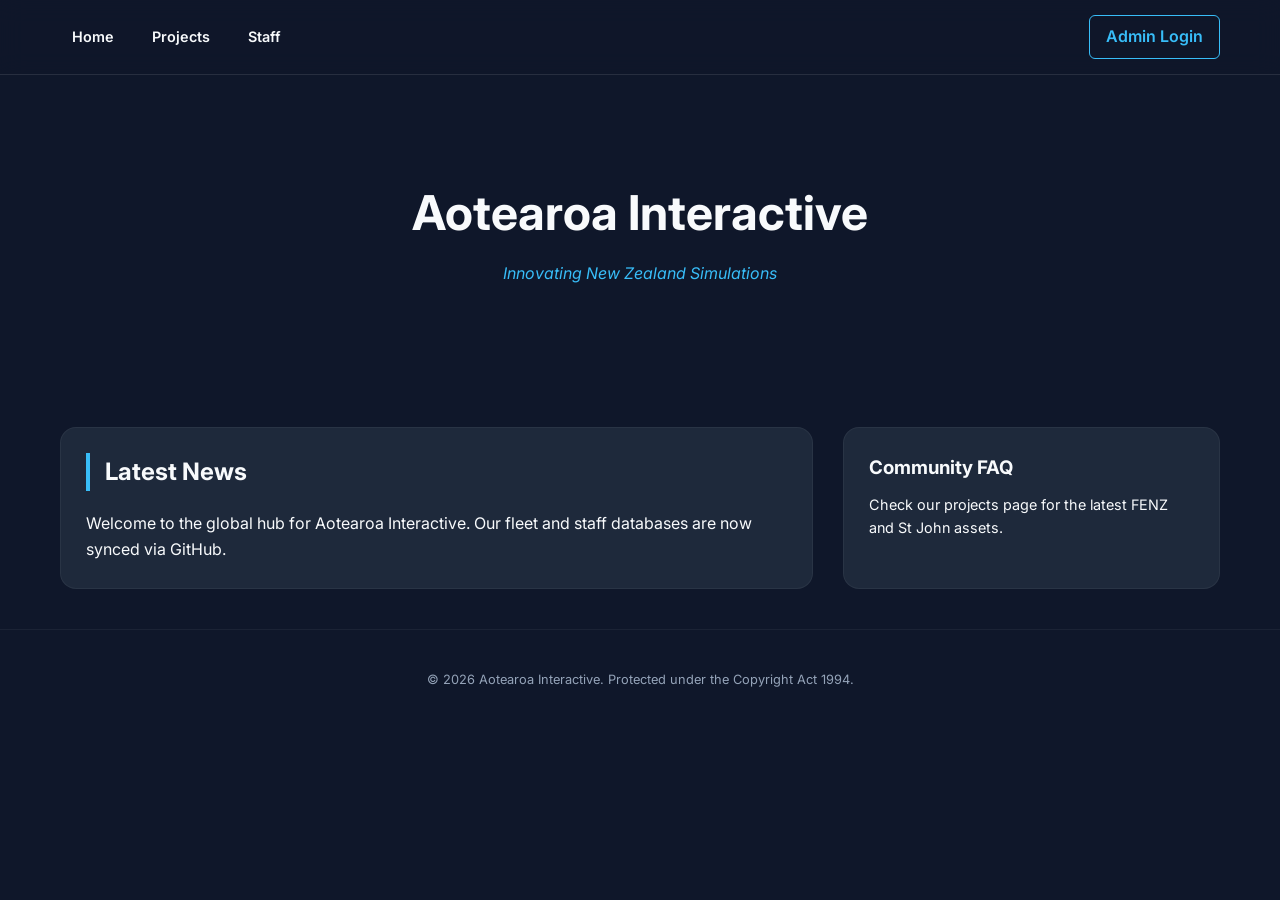
<file: index.html>
<!DOCTYPE html>
<html lang="en">
<head>
    <meta charset="UTF-8">
    <meta name="viewport" content="width=device-width, initial-scale=1.0">
    <title>Aotearoa Interactive | Home</title>
    <link href="https://fonts.googleapis.com/css2?family=Inter:wght@400;600;800&display=swap" rel="stylesheet">
    <style>
        :root { --bg: #0f172a; --card: #1e293b; --accent: #38bdf8; --text: #f8fafc; }
        * { margin: 0; padding: 0; box-sizing: border-box; }
        body { font-family: 'Inter', sans-serif; background: var(--bg); color: var(--text); line-height: 1.6; }
        header { position: sticky; top: 0; z-index: 1000; background: rgba(15, 23, 42, 0.8); backdrop-filter: blur(12px); border-bottom: 1px solid rgba(255,255,255,0.1); padding: 15px 0; }
        .nav-container { max-width: 1200px; margin: 0 auto; display: flex; align-items: center; justify-content: space-between; padding: 0 20px; }
        .nav-links a { color: var(--text); text-decoration: none; font-weight: 600; font-size: 0.9rem; padding: 8px 12px; border-radius: 6px; transition: 0.3s; margin-right: 10px; }
        .nav-links a:hover { background: var(--accent); color: #000; }
        .admin-login { border: 1px solid var(--accent); padding: 8px 16px; border-radius: 6px; text-decoration: none; color: var(--accent); font-weight: 600; }
        .hero { text-align: center; padding: 100px 20px; background: linear-gradient(rgba(15, 23, 42, 0.8), var(--bg)); }
        .container { max-width: 1200px; margin: 40px auto; padding: 0 20px; display: grid; grid-template-columns: 2fr 1fr; gap: 30px; }
        .card { background: var(--card); padding: 25px; border-radius: 16px; border: 1px solid rgba(255,255,255,0.05); }
        footer { text-align: center; padding: 40px; border-top: 1px solid rgba(255,255,255,0.05); font-size: 0.8rem; color: #94a3b8; }
    </style>
</head>
<body>
    <header>
        <nav class="nav-container">
            <div class="nav-links">
                <a href="index.html">Home</a>
                <a href="projects.html">Projects</a>
                <a href="staff.html">Staff</a>
            </div>
            <a href="admin.html" class="admin-login">Admin Login</a>
        </nav>
    </header>
    <div class="hero">
        <h1 style="font-size: 3rem; margin-bottom: 10px;">Aotearoa Interactive</h1>
        <p style="color: var(--accent); font-style: italic;">Innovating New Zealand Simulations</p>
    </div>
    <div class="container">
        <div class="card">
            <h2 style="margin-bottom: 20px; border-left: 4px solid var(--accent); padding-left: 15px;">Latest News</h2>
            <p>Welcome to the global hub for Aotearoa Interactive. Our fleet and staff databases are now synced via GitHub.</p>
        </div>
        <div class="card">
            <h3>Community FAQ</h3>
            <p style="font-size: 0.9rem; margin-top: 10px;">Check our projects page for the latest FENZ and St John assets.</p>
        </div>
    </div>
    <footer>
        &copy; 2026 Aotearoa Interactive. Protected under the Copyright Act 1994.
    </footer>
</body>
</html>
</file>
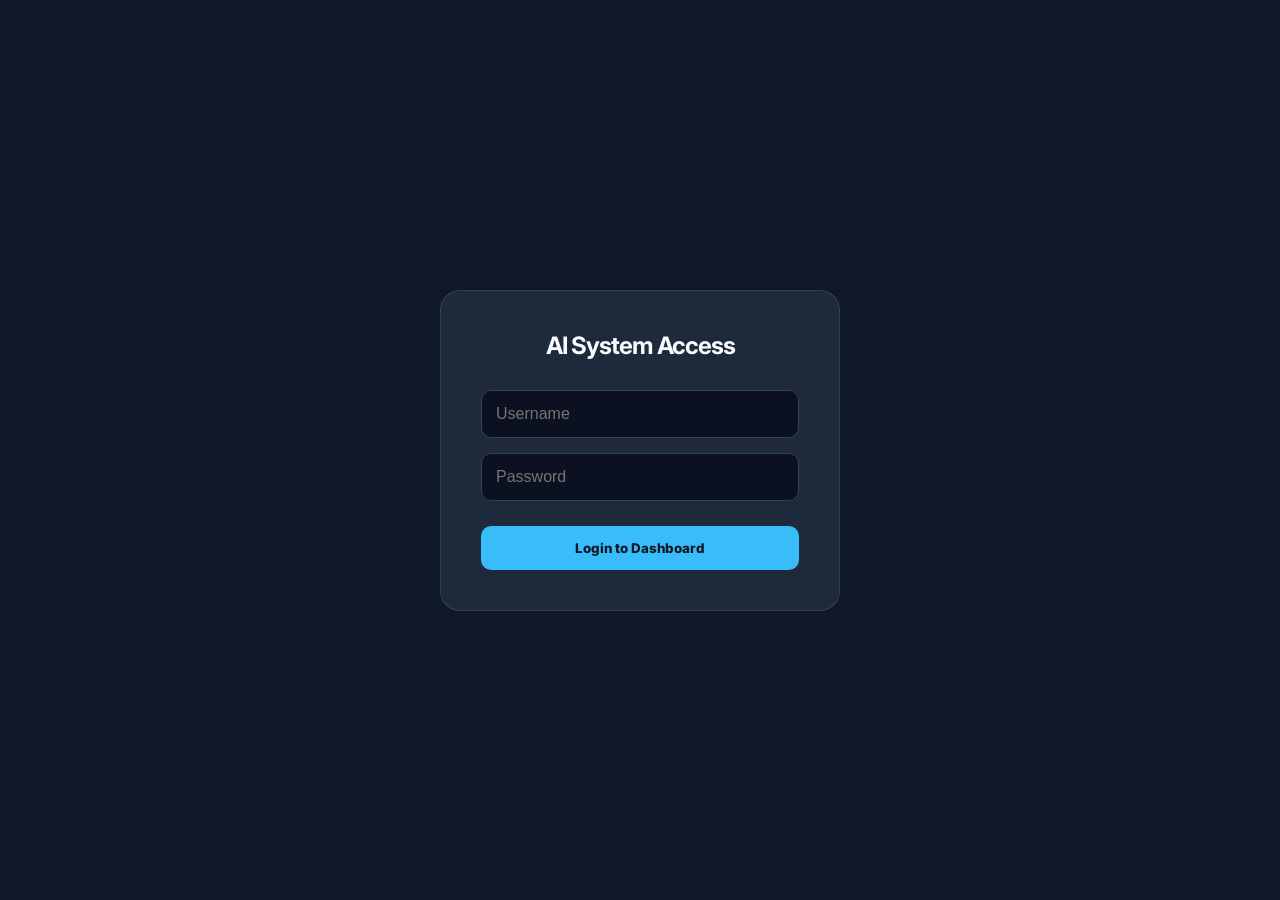
<file: admin.html>
<!DOCTYPE html>
<html lang="en">
<head>
    <meta charset="UTF-8">
    <meta name="viewport" content="width=device-width, initial-scale=1.0">
    <title>Management | Aotearoa Interactive</title>
    <link href="https://fonts.googleapis.com/css2?family=Inter:wght@400;600;800&display=swap" rel="stylesheet">
    <style>
        :root {
            --bg: #0f172a; --sidebar: #1e293b; --accent: #38bdf8;
            --text: #f8fafc; --danger: #ef4444; --success: #22c55e;
            --glass: rgba(30, 41, 59, 0.7);
        }
        * { margin: 0; padding: 0; box-sizing: border-box; }
        body { font-family: 'Inter', sans-serif; background: var(--bg); color: var(--text); display: flex; height: 100vh; overflow: hidden; }

        /* Security Barrier */
        #login-overlay {
            position: fixed; inset: 0; background: var(--bg); z-index: 10000;
            display: flex; align-items: center; justify-content: center; backdrop-filter: blur(20px);
        }
        .login-card {
            background: var(--sidebar); padding: 40px; border-radius: 20px;
            width: 100%; max-width: 400px; text-align: center; border: 1px solid rgba(255,255,255,0.1);
        }

        /* Sidebar Navigation */
        .sidebar { width: 280px; background: var(--sidebar); display: flex; flex-direction: column; padding: 25px; border-right: 1px solid rgba(255,255,255,0.1); }
        .nav-item { 
            padding: 14px 18px; border-radius: 10px; margin-bottom: 8px; cursor: pointer; 
            transition: 0.2s; font-weight: 600; color: #94a3b8; 
        }
        .nav-item:hover, .nav-item.active { background: var(--accent); color: #0f172a; }

        /* Content Area */
        .main-content { flex-grow: 1; padding: 60px; overflow-y: auto; background: linear-gradient(135deg, #0f172a 0%, #111b2d 100%); }
        .section { display: none; animation: slideUp 0.4s ease; }
        .section.active { display: block; }
        @keyframes slideUp { from { opacity: 0; transform: translateY(20px); } to { opacity: 1; transform: translateY(0); } }

        /* Form Styling */
        .form-group { margin-bottom: 25px; max-width: 600px; }
        label { display: block; margin-bottom: 10px; font-size: 0.75rem; font-weight: 800; color: var(--accent); text-transform: uppercase; letter-spacing: 1px; }
        input, select, textarea {
            width: 100%; padding: 14px; background: #0b1120; border: 1px solid #334155;
            color: white; border-radius: 10px; outline: none; font-size: 1rem;
        }
        .btn { 
            padding: 14px 28px; border-radius: 10px; border: none; font-weight: 800; 
            cursor: pointer; transition: 0.3s; font-family: 'Inter', sans-serif;
        }
        .btn-primary { background: var(--accent); color: #0f172a; }
        .btn-primary:hover { transform: scale(1.02); box-shadow: 0 0 20px rgba(56, 189, 248, 0.3); }

        .status-msg { margin-top: 15px; font-weight: 600; display: none; }
    </style>
</head>
<body>

    <!-- AUTHENTICATION OVERLAY -->
    <div id="login-overlay">
        <div class="login-card">
            <h2 style="margin-bottom: 30px; letter-spacing: -1px;">AI System Access</h2>
            <input type="text" id="userInput" placeholder="Username" style="margin-bottom: 15px;">
            <input type="password" id="passInput" placeholder="Password" style="margin-bottom: 25px;">
            <button class="btn btn-primary" style="width: 100%;" onclick="validateLogin()">Login to Dashboard</button>
            <p id="loginError" style="color: var(--danger); margin-top: 15px; display: none; font-size: 0.85rem;">Access Denied: Invalid Credentials</p>
        </div>
    </div>

    <!-- SIDEBAR -->
    <nav class="sidebar">
        <h1 style="font-size: 1.2rem; font-weight: 800; color: var(--accent); margin-bottom: 40px;">AOTEAROA<br>INTERACTIVE</h1>
        <div class="nav-item active" onclick="switchTab('fleetTab', this)">Project Fleet</div>
        <div class="nav-item" onclick="switchTab('staffTab', this)">Staff Roster</div>
        <div class="nav-item" onclick="switchTab('mediaTab', this)">Gallery Manager</div>
        <div class="nav-item" onclick="switchTab('userTab', this)">System Logins</div>
        <div style="margin-top: auto; border-top: 1px solid #334155; padding-top: 20px;">
            <a href="index.html" style="color: #94a3b8; text-decoration: none; font-size: 0.8rem;">← Exit to Public Site</a>
        </div>
    </nav>

    <!-- CONTENT -->
    <main class="main-content">
        
        <!-- PROJECT FLEET (REGO / IDENTIFIER / TYPE) -->
        <section id="fleetTab" class="section active">
            <h1>Project Fleet Management</h1>
            <p style="color: #94a3b8; margin-bottom: 40px;">Add or update simulation units in the global registry.</p>
            
            <div class="form-group">
                <label>Unit REGO</label>
                <input type="text" id="fleetRego" placeholder="e.g. FENZ001">
            </div>
            <div class="form-group">
                <label>IDENTIFIER</label>
                <input type="text" id="fleetId" placeholder="e.g. Alpha Pumper">
            </div>
            <div class="form-group">
                <label>Unit TYPE</label>
                <select id="fleetType">
                    <option value="Fire Engine">Fire Engine</option>
                    <option value="Ambulance">Ambulance</option>
                    <option value="Patrol Car">Patrol Car</option>
                    <option value="CAD Interface">CAD Interface</option>
                </select>
            </div>
            <button class="btn btn-primary" onclick="saveData('fleet')">Update Fleet Data</button>
            <p id="fleetStatus" class="status-msg" style="color: var(--success);">Fleet database updated!</p>
        </section>

        <!-- STAFF ROSTER -->
        <section id="staffTab" class="section">
            <h1>Staff Roster Management</h1>
            <p style="color: #94a3b8; margin-bottom: 40px;">Manage active developers and administrative staff.</p>
            <div class="form-group">
                <label>Staff Name</label>
                <input type="text" id="staffName">
            </div>
            <div class="form-group">
                <label>Position / Role</label>
                <input type="text" id="staffRole">
            </div>
            <button class="btn btn-primary" onclick="saveData('staff')">Update Staff Roster</button>
            <p id="staffStatus" class="status-msg" style="color: var(--success);">Staff roster updated!</p>
        </section>

        <!-- SYSTEM ACCESS -->
        <section id="userTab" class="section">
            <h1>Create Administrative Logins</h1>
            <p style="color: #94a3b8; margin-bottom: 40px;">Grant dashboard access to other authorized members.</p>
            <div class="form-group">
                <label>New Staff Username</label>
                <input type="text" id="newAdminUser">
            </div>
            <div class="form-group">
                <label>Access Password</label>
                <input type="password" id="newAdminPass">
            </div>
            <button class="btn btn-primary" onclick="saveData('users')">Generate Login</button>
            <p id="userStatus" class="status-msg" style="color: var(--success);">New user credentials created!</p>
        </section>

    </main>

    <script>
        // AUTH LOGIC
        function validateLogin() {
            const u = document.getElementById('userInput').value;
            const p = document.getElementById('passInput').value;
            
            // Check against primary login or created admins
            const savedAdmins = JSON.parse(localStorage.getItem('ai_admins')) || [];
            const isExtraAdmin = savedAdmins.some(a => a.user === u && a.pass === p);

            if ((u === "Jackson" && p === "Secure2026") || isExtraAdmin) {
                document.getElementById('login-overlay').style.display = 'none';
            } else {
                document.getElementById('loginError').style.display = 'block';
            }
        }

        // TAB SWITCHING
        function switchTab(id, el) {
            document.querySelectorAll('.section').forEach(s => s.classList.remove('active'));
            document.querySelectorAll('.nav-item').forEach(n => n.classList.remove('active'));
            document.getElementById(id).classList.add('active');
            el.classList.add('active');
        }

        // DATA SAVING LOGIC
        function saveData(type) {
            let dataObj = {};
            let feedbackId = "";

            if (type === 'fleet') {
                dataObj = { 
                    rego: document.getElementById('fleetRego').value, 
                    id: document.getElementById('fleetId').value, 
                    type: document.getElementById('fleetType').value 
                };
                feedbackId = "fleetStatus";
            } else if (type === 'staff') {
                dataObj = { 
                    name: document.getElementById('staffName').value, 
                    role: document.getElementById('staffRole').value 
                };
                feedbackId = "staffStatus";
            } else if (type === 'users') {
                const newUser = { 
                    user: document.getElementById('newAdminUser').value, 
                    pass: document.getElementById('newAdminPass').value 
                };
                let currentAdmins = JSON.parse(localStorage.getItem('ai_admins')) || [];
                currentAdmins.push(newUser);
                localStorage.setItem('ai_admins', JSON.stringify(currentAdmins));
                feedbackId = "userStatus";
            }

            // Save to browser memory
            if (type !== 'users') {
                let currentData = JSON.parse(localStorage.getItem('ai_global_data')) || {};
                if (!currentData[type]) currentData[type] = [];
                currentData[type].push(dataObj);
                localStorage.setItem('ai_global_data', JSON.stringify(currentData));
            }

            // Show success message
            const status = document.getElementById(feedbackId);
            status.style.display = "block";
            setTimeout(() => status.style.display = "none", 3000);
        }
    </script>
</body>
</html>
</file>
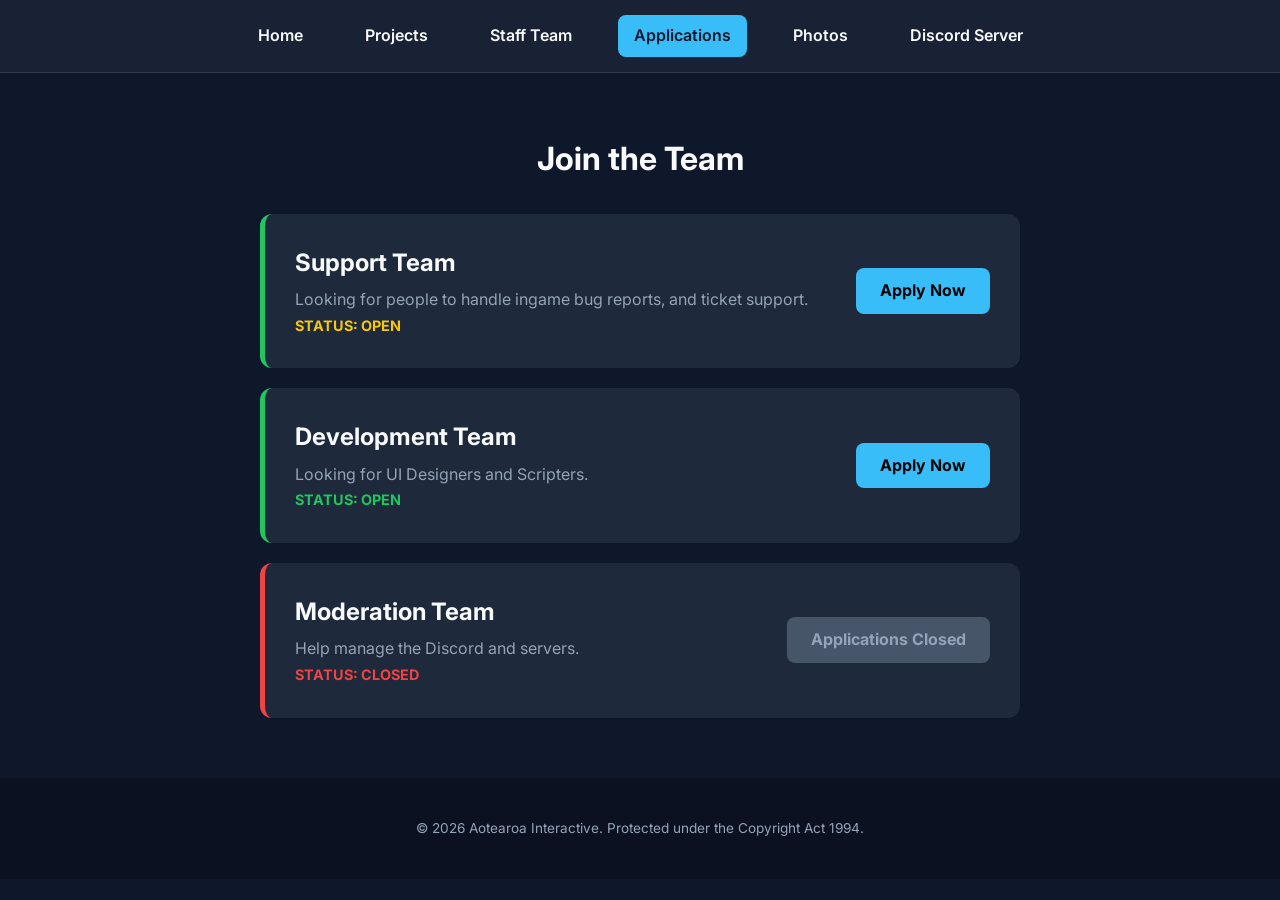
<file: applications.html>
<!DOCTYPE html>
<html lang="en">
<head>
    <meta charset="UTF-8">
    <meta name="viewport" content="width=device-width, initial-scale=1.0">
    <title>Aotearoa Interactive | Applications</title>
    <link href="https://fonts.googleapis.com/css2?family=Inter:wght@300;400;600;800&display=swap" rel="stylesheet">
    <style>
        :root { --bg-dark: #0f172a; --bg-card: #1e293b; --primary-accent: #38bdf8; --text-main: #f8fafc; --glass-bg: rgba(30, 41, 59, 0.7); }
        * { margin: 0; padding: 0; box-sizing: border-box; }
        body { font-family: 'Inter', sans-serif; background-color: var(--bg-dark); color: var(--text-main); line-height: 1.6; }
        header { position: sticky; top: 0; z-index: 1000; background: var(--glass-bg); backdrop-filter: blur(12px); border-bottom: 1px solid rgba(255,255,255,0.1); padding: 15px 0; }
        .nav-container { max-width: 1200px; margin: 0 auto; display: flex; justify-content: center; gap: 30px; flex-wrap: wrap; }
        .nav-container a { color: var(--text-main); text-decoration: none; font-weight: 600; padding: 8px 16px; border-radius: 8px; transition: all 0.3s ease; }
        .nav-container a:hover, .nav-container a.active { background: var(--primary-accent); color: #0f172a; }
        .container { max-width: 800px; margin: 60px auto; padding: 0 20px; }
        .app-card { background: var(--bg-card); padding: 30px; border-radius: 12px; margin-bottom: 20px; border-left: 5px solid #333; display: flex; justify-content: space-between; align-items: center; }
        .app-card.open { border-left-color: #22c55e; }
        .app-card.closed { border-left-color: #ef4444; }
        .apply-btn { background: var(--primary-accent); color: #000; border: none; padding: 10px 24px; border-radius: 8px; font-weight: bold; cursor: pointer; text-decoration: none; transition: 0.3s; }
        .apply-btn:hover { box-shadow: 0 0 15px rgba(56, 189, 248, 0.5); }
        .apply-btn.disabled { background: #475569; color: #94a3b8; cursor: not-allowed; box-shadow: none; }
        footer { background: #0b1120; text-align: center; padding: 40px 20px; margin-top: 50px; }
    </style>
</head>
<body>
    <header>
        <nav class="nav-container">
            <a href="index.html">Home</a>
            <a href="projects.html">Projects</a>
            <a href="staff.html">Staff Team</a>
            <a href="applications.html" class="active">Applications</a>
            <a href="photos.html">Photos</a>
            <a href="https://discord.gg/yourlink" target="_blank">Discord Server</a>
        </nav>
    </header>

    <div class="container">
        <h1 style="margin-bottom: 30px; text-align: center;">Join the Team</h1>
        
        <div class="app-card open">
            <div>
                <h2>Support Team</h2>
                <p style="color: #94a3b8; margin-top: 5px;">Looking for people to handle ingame bug reports, and ticket support.</p>
                <span style="color: #f8c80b; font-weight: bold; font-size: 0.9rem;">STATUS: OPEN</span>
            </div>
            <a href="https://discord.gg/yourlink" class="apply-btn" target="_blank">Apply Now</a>
        </div>

        <div class="app-card open">
            <div>
                <h2>Development Team</h2>
                <p style="color: #94a3b8; margin-top: 5px;">Looking for UI Designers and Scripters.</p>
                <span style="color: #22c55e; font-weight: bold; font-size: 0.9rem;">STATUS: OPEN</span>
            </div>
            <a href="https://docs.google.com/forms/d/e/1FAIpQLSfcYZ0AmbUMM12Dx371jrmrBdDwicXlpY77yyS6dSPMMfGBPA/viewform?usp=publish-editor" class="apply-btn" target="_blank">Apply Now</a>
        </div>

        <div class="app-card closed">
            <div>
                <h2>Moderation Team</h2>
                <p style="color: #94a3b8; margin-top: 5px;">Help manage the Discord and servers.</p>
                <span style="color: #ef4444; font-weight: bold; font-size: 0.9rem;">STATUS: CLOSED</span>
            </div>
            <a href="#" class="apply-btn disabled">Applications Closed</a>
        </div>
    </div>

    <footer>
        <p style="color: #94a3b8; font-size: 0.85rem;">&copy; 2026 Aotearoa Interactive. Protected under the Copyright Act 1994.</p>
    </footer>
</body>
</html>
</file>
